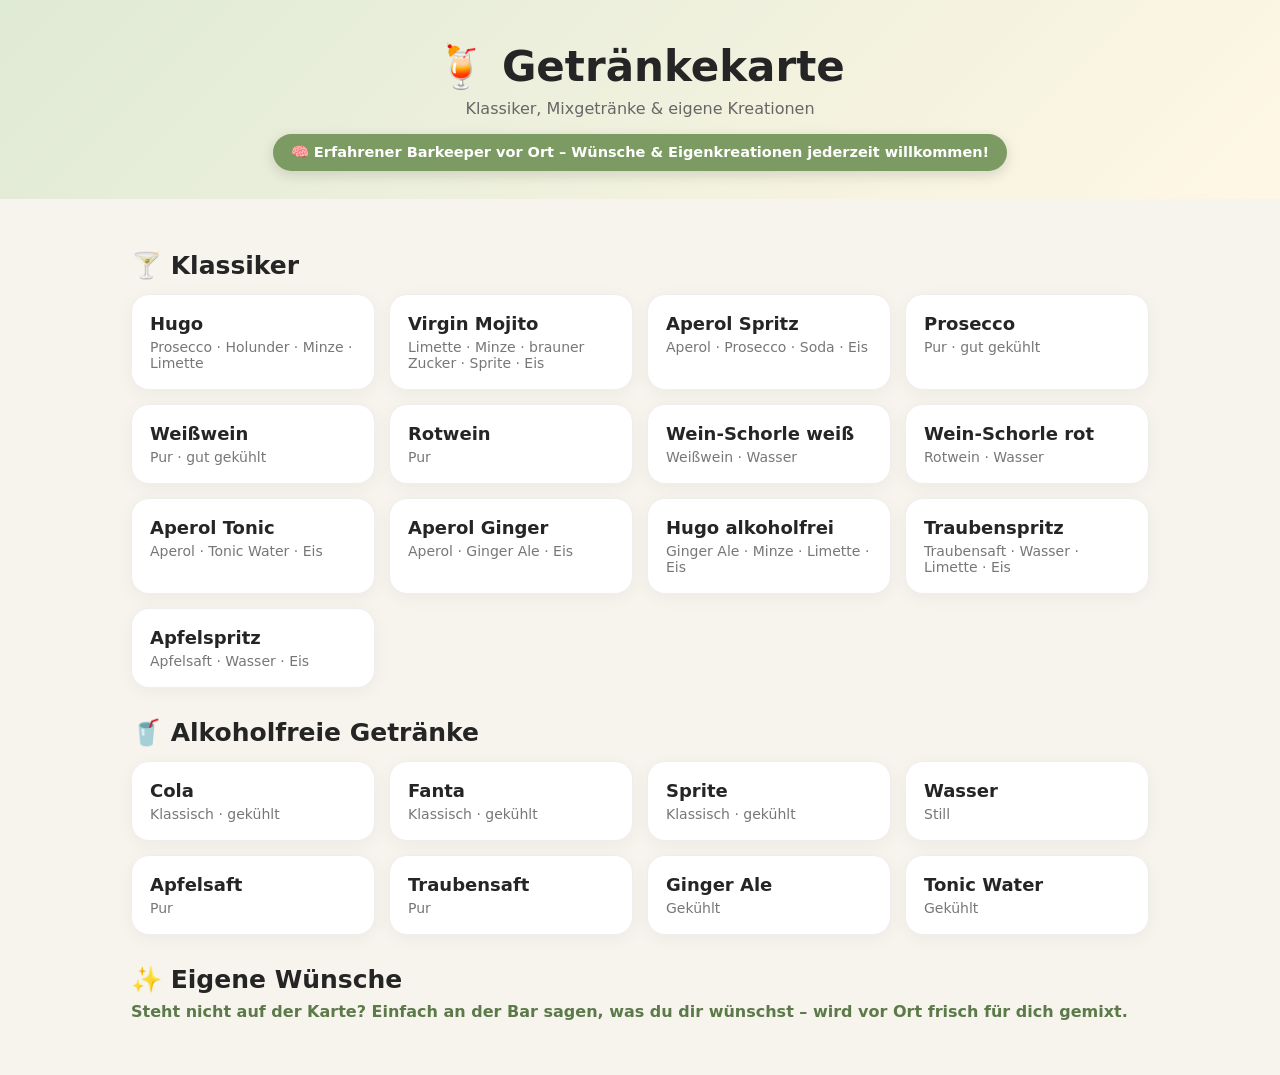
<file: getraenkekarte-5-1.html>
<!DOCTYPE html>
<html lang="de">
<head>
<meta charset="UTF-8">
<meta name="viewport" content="width=device-width, initial-scale=1.0">
<title>Getränkekarte</title>
<style>
:root{--bg:#f7f4ed;--card:#fff;--ink:#252525;--accent:#7b9b63;--accent2:#d9a441}
*{box-sizing:border-box} body{margin:0;background:var(--bg);color:var(--ink);font-family:system-ui,-apple-system,Segoe UI,sans-serif}
header{padding:42px 20px 28px;text-align:center;background:linear-gradient(135deg,#dfead5,#fff7e5)}
h1{margin:0;font-size:42px} header p{margin:8px 0 0;color:#666}
.barkeeper-badge{display:inline-block;margin-top:16px;padding:10px 18px;background:var(--accent);color:#fff;border-radius:30px;font-weight:700;font-size:14.5px;box-shadow:0 4px 14px #0002}
main{max-width:1050px;margin:auto;padding:22px 16px 50px}
h2{margin:30px 0 14px;font-size:25px}
.grid{display:grid;grid-template-columns:repeat(auto-fit,minmax(210px,1fr));gap:14px}
.card{background:var(--card);border-radius:18px;padding:18px;box-shadow:0 4px 18px #0000000b;border:1px solid #eee}
.card b{font-size:18px}.card span{display:block;color:#777;margin-top:5px;font-size:14px}
button{border:0;border-radius:12px;padding:10px 13px;background:#edf3e8;cursor:pointer;font-weight:600}
button:hover{background:#dfead5}.mix{background:#fff;border-radius:18px;padding:20px;box-shadow:0 4px 18px #0000000b}
label{display:inline-flex;align-items:center;gap:7px;margin:6px 12px 6px 0;background:#f6f6f3;padding:9px 11px;border-radius:12px}
select{padding:10px;border-radius:10px;border:1px solid #ccc;margin:4px 0 12px}
#result{margin-top:15px;padding:14px;background:#f2f6ee;border-radius:12px;font-weight:600}
.note{font-size:13px;color:#777;margin-top:18px}
</style>
</head>
<body>
<header><h1>🍹 Getränkekarte</h1><p>Klassiker, Mixgetränke & eigene Kreationen</p><div class="barkeeper-badge">🧠 Erfahrener Barkeeper vor Ort – Wünsche &amp; Eigenkreationen jederzeit willkommen!</div></header>
<main>
<h2>🍸 Klassiker</h2>
<div class="grid" id="drinks"></div>

<h2>🥤 Alkoholfreie Getränke</h2>
<div class="grid" id="soft"></div>

<h2>✨ Eigene Wünsche</h2>
<p style="color:#5c7a49;font-weight:600;margin:-6px 0 4px">Steht nicht auf der Karte? Einfach an der Bar sagen, was du dir wünschst – wird vor Ort frisch für dich gemixt.</p>
</main>
<script>
const classics=[
["Hugo","Prosecco · Holunder · Minze · Limette"],
["Virgin Mojito","Limette · Minze · brauner Zucker · Sprite · Eis"],
["Aperol Spritz","Aperol · Prosecco · Soda · Eis"],
["Prosecco","Pur · gut gekühlt"],
["Weißwein","Pur · gut gekühlt"],
["Rotwein","Pur"],
["Wein-Schorle weiß","Weißwein · Wasser"],
["Wein-Schorle rot","Rotwein · Wasser"],
["Aperol Tonic","Aperol · Tonic Water · Eis"],
["Aperol Ginger","Aperol · Ginger Ale · Eis"],
["Hugo alkoholfrei","Ginger Ale · Minze · Limette · Eis"],
["Traubenspritz","Traubensaft · Wasser · Limette · Eis"],
["Apfelspritz","Apfelsaft · Wasser · Eis"]
];
const soft=[
["Cola","Klassisch · gekühlt"],["Fanta","Klassisch · gekühlt"],["Sprite","Klassisch · gekühlt"],
["Wasser","Still"],["Apfelsaft","Pur"],["Traubensaft","Pur"],["Ginger Ale","Gekühlt"],["Tonic Water","Gekühlt"]
];
function cards(list,id){document.getElementById(id).innerHTML=list.map(([a,b])=>`<div class="card"><b>${a}</b><span>${b}</span></div>`).join("")}
cards(classics,"drinks"); cards(soft,"soft");

</script>
</body>
</html>
</file>
